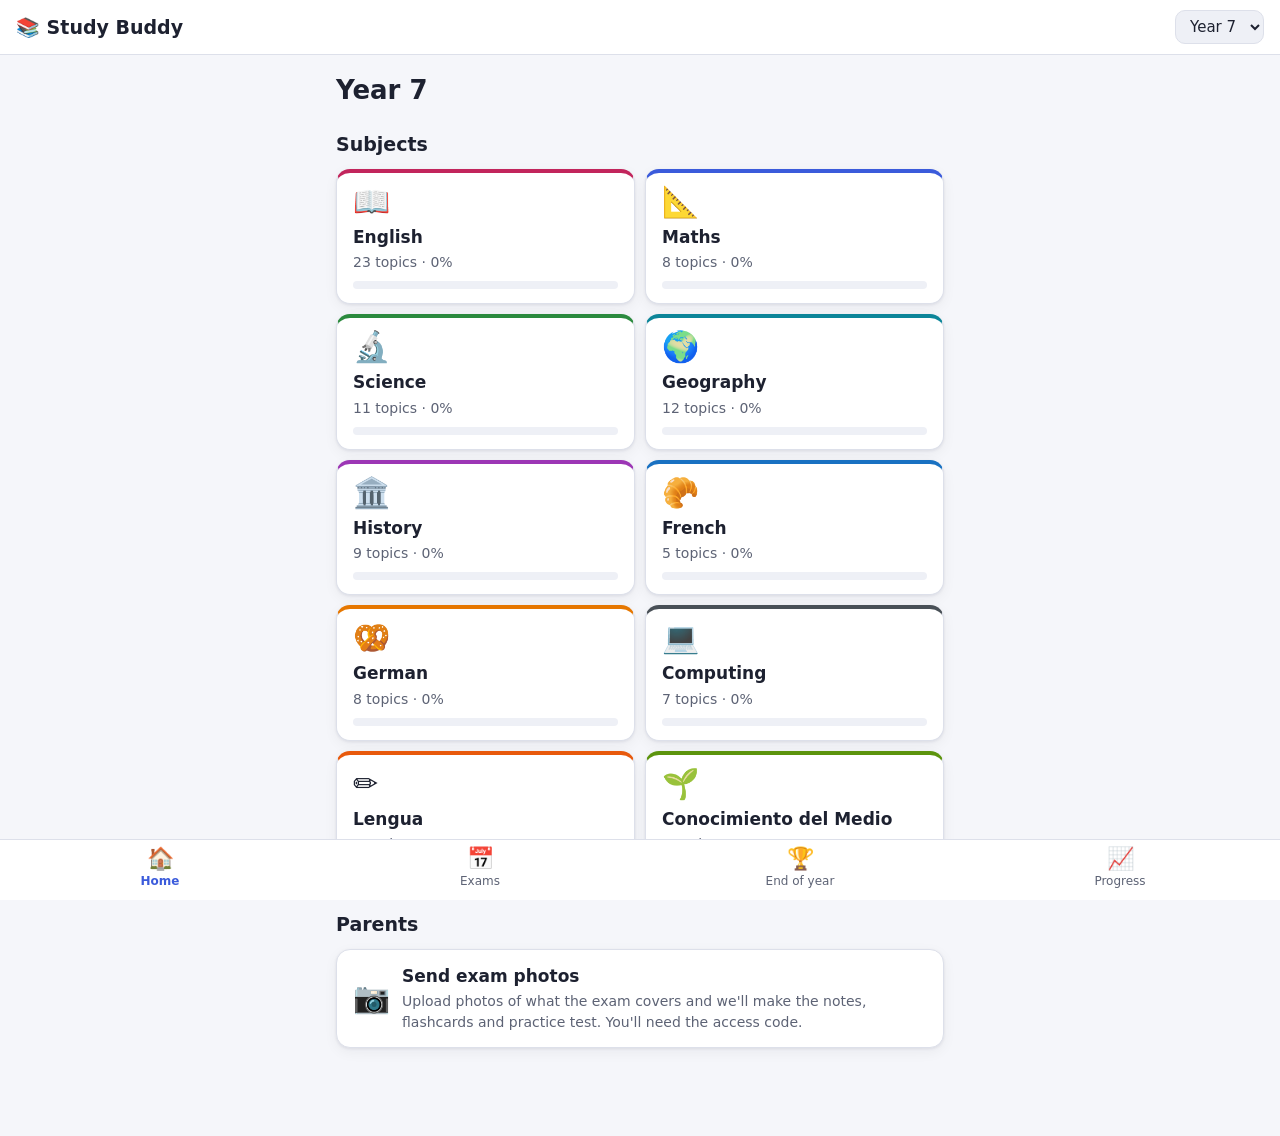
<file: index.html>
<!doctype html>
<html lang="en">
<head>
  <meta charset="utf-8">
  <meta name="viewport" content="width=device-width, initial-scale=1, viewport-fit=cover">
  <title>Study Buddy</title>
  <meta name="description" content="Exam revision by year group and subject: summaries, flashcards and quizzes.">
  <meta name="theme-color" content="#3b5bdb">
  <link rel="manifest" href="manifest.json">
  <link rel="icon" href="icono.svg" type="image/svg+xml">
  <link rel="apple-touch-icon" href="icono.svg">
  <meta name="apple-mobile-web-app-capable" content="yes">
  <link rel="stylesheet" href="css/estilos.css?v=12">
</head>
<body>
  <header class="cabecera">
    <a href="#/" class="marca">📚 Study Buddy</a>
    <select id="selector-curso" aria-label="Year group"></select>
  </header>

  <main id="app" class="contenido">
    <p class="cargando">Loading…</p>
  </main>

  <p id="visitas" class="visitas" aria-live="polite"></p>

  <nav class="barra-inferior" aria-label="Main navigation">
    <a href="#/" data-nav="inicio"><span aria-hidden="true">🏠</span>Home</a>
    <a href="#/examenes" data-nav="examenes"><span aria-hidden="true">📅</span>Exams</a>
    <a href="#/finales" data-nav="finales"><span aria-hidden="true">🏆</span>End of year</a>
    <a href="#/progreso" data-nav="progreso"><span aria-hidden="true">📈</span>Progress</a>
  </nav>

  <script src="js/app.js?v=12"></script>
</body>
</html>
</file>
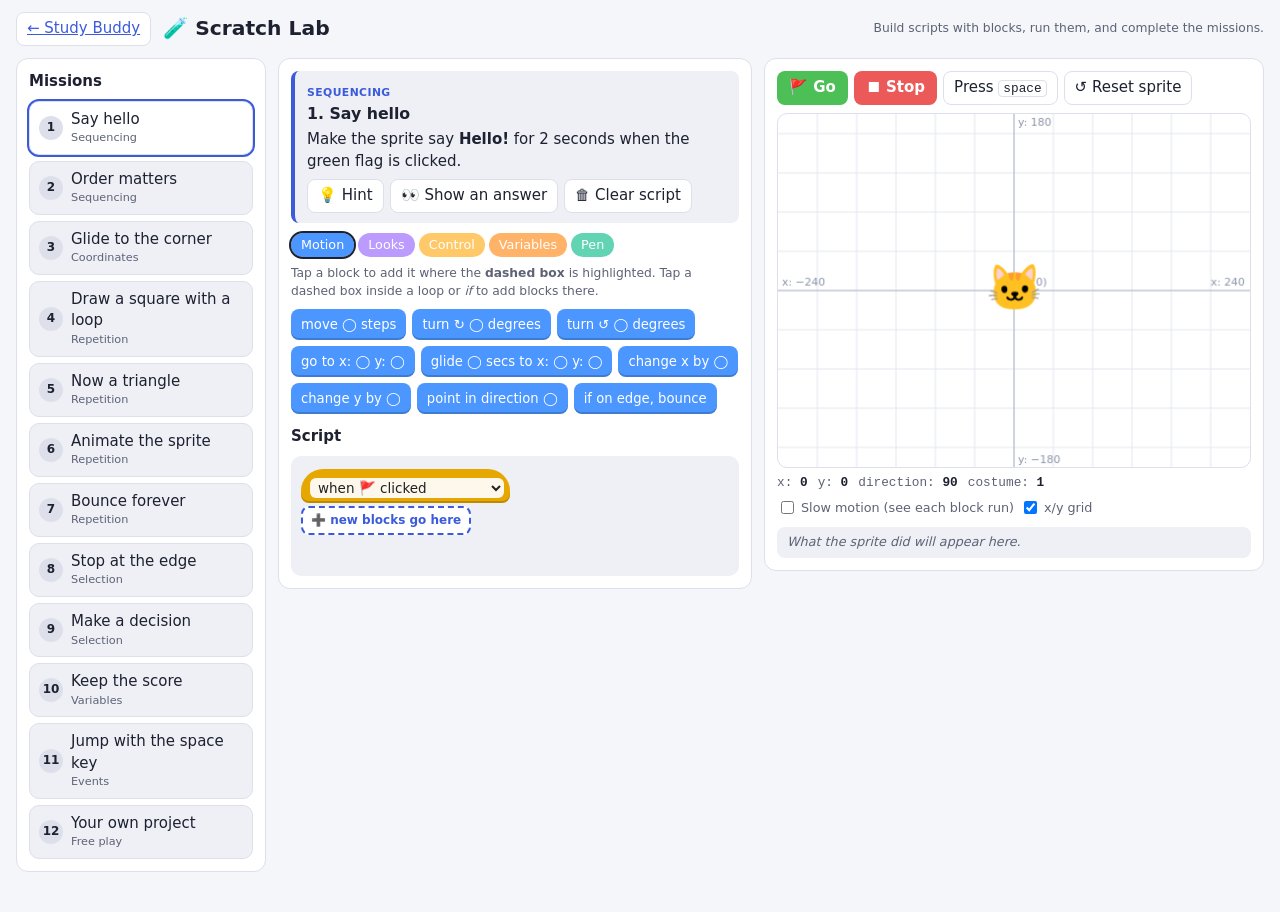
<file: lab/scratch.html>
<!doctype html>
<html lang="en-GB">
<head>
<meta charset="utf-8">
<meta name="viewport" content="width=device-width, initial-scale=1">
<title>Scratch Lab · Study Buddy</title>
<link rel="icon" href="../icono.svg">
<style>
:root{
  --fondo:#f5f6fa; --sup:#fff; --sup2:#eef0f6; --texto:#1d2130; --suave:#5d6375; --borde:#dde0ea;
  --acento:#3b5bdb; --ok:#2b8a3e; --okf:#e6f4ea; --err:#c92a2a; --errf:#fdecec;
  --motion:#4c97ff; --looks:#9966ff; --events:#e6a800; --control:#ffab19; --sensing:#5cb1d6;
  --vars:#ff8c1a; --pen:#0fbd8c; --hl:#ffe066; --radio:12px; --stage:#ffffff; --grid:#e3e7ef;
}
@media (prefers-color-scheme: dark){:root:not([data-theme="light"]){
  --fondo:#12141c; --sup:#1c1f2b; --sup2:#262a38; --texto:#e8eaf2; --suave:#9aa0b4; --borde:#2f3445;
  --acento:#748ffc; --ok:#69db7c; --okf:#1d3324; --err:#ff8787; --errf:#3a1f22; --stage:#f8f9fc; --grid:#dfe3ec;
}}
:root[data-theme="dark"]{
  --fondo:#12141c; --sup:#1c1f2b; --sup2:#262a38; --texto:#e8eaf2; --suave:#9aa0b4; --borde:#2f3445;
  --acento:#748ffc; --ok:#69db7c; --okf:#1d3324; --err:#ff8787; --errf:#3a1f22; --stage:#f8f9fc; --grid:#dfe3ec;
}
*{box-sizing:border-box}
html,body{margin:0;background:var(--fondo);color:var(--texto);font:15px/1.45 system-ui,-apple-system,"Segoe UI",sans-serif}
body{padding:12px 16px 40px}
a{color:var(--acento)}
button,input,select{font:inherit;color:inherit}
header{max-width:1280px;margin:0 auto 12px;display:flex;align-items:center;gap:12px;flex-wrap:wrap}
header h1{font-size:1.35rem;margin:0;flex:1}
.app{max-width:1280px;margin:0 auto;display:grid;grid-template-columns:250px minmax(0,1fr) minmax(0,500px);gap:12px;align-items:start}
@media (max-width:1100px){.app{grid-template-columns:minmax(0,1fr) minmax(0,1fr)}.misiones{grid-column:1/-1}}
@media (max-width:720px){.app{grid-template-columns:minmax(0,1fr)}}
.panel{background:var(--sup);border:1px solid var(--borde);border-radius:var(--radio);padding:12px;min-width:0}
.panel h2{font-size:1rem;margin:0 0 8px}
.misiones ol{list-style:none;margin:0;padding:0;display:grid;gap:6px}
@media (max-width:1100px){.misiones ol{grid-template-columns:repeat(auto-fill,minmax(200px,1fr))}}
.mision{width:100%;text-align:left;border:1px solid var(--borde);background:var(--sup2);border-radius:10px;padding:7px 9px;cursor:pointer;display:flex;gap:8px;align-items:center}
.mision.activa{outline:2px solid var(--acento);background:var(--sup)}
.mision .n{flex:none;width:24px;height:24px;border-radius:50%;display:grid;place-items:center;background:var(--borde);font-size:.8rem;font-weight:700}
.mision.hecha .n{background:var(--ok);color:#fff}
.mision small{display:block;color:var(--suave);font-size:.75rem}
.ficha{border-left:4px solid var(--acento);background:var(--sup2);border-radius:8px;padding:10px 12px;margin-bottom:10px}
.ficha h3{margin:0 0 4px;font-size:1.05rem}
.ficha .tag{display:inline-block;font-size:.72rem;font-weight:700;text-transform:uppercase;letter-spacing:.04em;color:var(--acento)}
.ficha p{margin:4px 0}
.ficha .botones{display:flex;gap:6px;flex-wrap:wrap;margin-top:6px}
.btn{border:1px solid var(--borde);background:var(--sup);border-radius:8px;padding:5px 10px;cursor:pointer}
.btn:hover{border-color:var(--acento)}
.btn.prim{background:var(--acento);color:#fff;border-color:var(--acento)}
.estado{border-radius:8px;padding:8px 10px;margin-top:8px;font-weight:600}
.estado.ok{background:var(--okf);color:var(--ok)}
.estado.no{background:var(--errf);color:var(--err)}
.pista{color:var(--suave);font-size:.9rem;margin-top:6px}
.cats{display:flex;gap:4px;flex-wrap:wrap;margin-bottom:8px}
.cat{border:none;border-radius:999px;padding:3px 10px;color:#fff;cursor:pointer;font-size:.85rem;opacity:.65}
.cat.activa{opacity:1;outline:2px solid var(--texto)}
.paleta{display:flex;flex-wrap:wrap;gap:6px;margin-bottom:12px;min-height:40px}
.pb{border:none;border-radius:8px;padding:6px 10px;color:#fff;cursor:pointer;font-size:.88rem;text-align:left;box-shadow:inset 0 -2px 0 rgba(0,0,0,.18)}
.pb:active{transform:translateY(1px)}
.ayuda{font-size:.82rem;color:var(--suave);margin:0 0 8px}
.script{background:var(--sup2);border-radius:10px;padding:10px;min-height:120px;overflow-x:auto}
.blq{display:flex;align-items:center;gap:5px;flex-wrap:wrap;color:#fff;border-radius:8px;padding:5px 6px 5px 9px;margin:3px 0;font-size:.9rem;box-shadow:inset 0 -2px 0 rgba(0,0,0,.18);width:max-content;max-width:100%}
.blq input{width:56px;border:none;border-radius:999px;padding:1px 8px;background:#fff;color:#222;text-align:center}
.blq input.txt{width:96px}
.blq select{border:none;border-radius:6px;padding:1px 4px;background:rgba(255,255,255,.92);color:#222}
.blq .ops{display:flex;gap:2px;margin-left:4px}
.blq .ops button{border:none;background:rgba(0,0,0,.2);color:#fff;border-radius:5px;width:24px;height:24px;cursor:pointer;font-size:.8rem;padding:0}
.blq.corriendo{outline:3px solid var(--hl);outline-offset:1px}
.hat{border-top-left-radius:22px;border-top-right-radius:22px;padding-top:9px}
.c{display:block;width:max-content;max-width:100%;border-radius:8px;margin:3px 0;box-shadow:inset 0 -2px 0 rgba(0,0,0,.18)}
.c>.blq{box-shadow:none;margin:0}
.c .dentro{margin-left:18px;padding:4px 6px 4px 6px;background:var(--sup2);border-radius:0 8px 8px 0;min-height:30px}
.c .pie{height:14px;border-radius:0 0 8px 8px}
.c .etq{color:#fff;font-size:.85rem;padding:2px 9px}
.hueco{border:2px dashed var(--borde);border-radius:8px;padding:4px 8px;font-size:.8rem;color:var(--suave);cursor:pointer;margin:3px 0;width:max-content}
.hueco.activo{border-color:var(--acento);color:var(--acento);background:var(--sup);font-weight:600}
.stagebar{display:flex;gap:6px;align-items:center;margin-bottom:8px;flex-wrap:wrap}
.flag{background:#4cbf56;color:#fff;border:none;border-radius:8px;padding:6px 12px;cursor:pointer;font-weight:700}
.stop{background:#ec5959;color:#fff;border:none;border-radius:8px;padding:6px 12px;cursor:pointer;font-weight:700}
canvas{width:100%;height:auto;aspect-ratio:4/3;display:block;border-radius:10px;border:1px solid var(--borde);background:var(--stage);touch-action:manipulation}
.info{display:flex;gap:10px;flex-wrap:wrap;font-family:ui-monospace,Menlo,Consolas,monospace;font-size:.85rem;margin-top:6px;color:var(--suave)}
.info b{color:var(--texto)}
label.chk{display:inline-flex;gap:4px;align-items:center;font-size:.85rem;color:var(--suave)}
.rastro{margin-top:10px;max-height:190px;overflow:auto;font-size:.85rem;background:var(--sup2);border-radius:8px;padding:6px 10px}
.rastro ol{margin:0;padding-left:22px}
.rastro li{margin:1px 0}
.vacio{color:var(--suave);font-style:italic}
kbd{border:1px solid var(--borde);border-radius:4px;padding:0 4px;background:var(--sup);font-size:.85em}
</style>
</head>
<body>
<header>
  <a class="btn" href="../#/examenes/computing-scratch">← Study Buddy</a>
  <h1>🧪 Scratch Lab</h1>
  <span class="ayuda" style="margin:0">Build scripts with blocks, run them, and complete the missions.</span>
</header>

<div class="app">
  <section class="panel misiones" aria-label="Missions">
    <h2>Missions</h2>
    <ol id="lista"></ol>
  </section>

  <section class="panel" aria-label="Code">
    <div id="ficha"></div>
    <div class="cats" id="cats"></div>
    <p class="ayuda">Tap a block to add it where the <b>dashed box</b> is highlighted. Tap a dashed box inside a loop or <i>if</i> to add blocks there.</p>
    <div class="paleta" id="paleta"></div>
    <h2>Script</h2>
    <div class="script" id="script"></div>
  </section>

  <section class="panel" aria-label="Stage">
    <div class="stagebar">
      <button class="flag" id="bFlag" title="Green flag">🚩 Go</button>
      <button class="stop" id="bStop" title="Stop">⏹ Stop</button>
      <button class="btn" id="bEspacio" title="Press the space key">Press <kbd>space</kbd></button>
      <button class="btn" id="bReset">↺ Reset sprite</button>
    </div>
    <canvas id="lienzo" width="480" height="360" aria-label="Stage"></canvas>
    <div class="info">
      <span>x: <b id="ix">0</b></span><span>y: <b id="iy">0</b></span>
      <span>direction: <b id="idir">90</b></span><span>costume: <b id="icos">1</b></span>
    </div>
    <div class="stagebar" style="margin-top:6px">
      <label class="chk"><input type="checkbox" id="cLento"> Slow motion (see each block run)</label>
      <label class="chk"><input type="checkbox" id="cGrid" checked> x/y grid</label>
    </div>
    <div class="rastro" id="rastro"><span class="vacio">What the sprite did will appear here.</span></div>
  </section>
</div>

<script>
'use strict';
// ---------- Block definitions ----------
const COL = {motion:'var(--motion)', looks:'var(--looks)', events:'var(--events)', control:'var(--control)', sensing:'var(--sensing)', vars:'var(--vars)', pen:'var(--pen)'};
const CATS = [['motion','Motion'],['looks','Looks'],['control','Control'],['vars','Variables'],['pen','Pen']];
const CONDS = {edge:'touching edge?', space:'key space pressed?', score:'score > 5?', right:'x position > 100?'};
const HATS = {flag:'when 🚩 clicked', space:'when space key pressed', click:'when this sprite clicked'};
// t: template, a: default args, c: C-block kind
const DEF = {
  move:{cat:'motion', t:'move {n} steps', a:{n:10}},
  right:{cat:'motion', t:'turn ↻ {n} degrees', a:{n:15}},
  left:{cat:'motion', t:'turn ↺ {n} degrees', a:{n:15}},
  goto:{cat:'motion', t:'go to x: {x} y: {y}', a:{x:0,y:0}},
  glide:{cat:'motion', t:'glide {s} secs to x: {x} y: {y}', a:{s:1,x:100,y:100}},
  chx:{cat:'motion', t:'change x by {n}', a:{n:10}},
  chy:{cat:'motion', t:'change y by {n}', a:{n:10}},
  point:{cat:'motion', t:'point in direction {n}', a:{n:90}},
  bounce:{cat:'motion', t:'if on edge, bounce', a:{}},
  sayfor:{cat:'looks', t:'say {txt} for {s} seconds', a:{txt:'Hello!', s:2}},
  say:{cat:'looks', t:'say {txt}', a:{txt:'Hello!'}},
  think:{cat:'looks', t:'think {txt}', a:{txt:'Hmm…'}},
  next:{cat:'looks', t:'next costume', a:{}},
  size:{cat:'looks', t:'change size by {n}', a:{n:10}},
  show:{cat:'looks', t:'show', a:{}},
  hide:{cat:'looks', t:'hide', a:{}},
  wait:{cat:'control', t:'wait {s} seconds', a:{s:1}},
  repeat:{cat:'control', t:'repeat {n}', a:{n:10}, c:1},
  forever:{cat:'control', t:'forever', a:{}, c:1},
  if:{cat:'control', t:'if {cond} then', a:{cond:'edge'}, c:1},
  ifelse:{cat:'control', t:'if {cond} then', a:{cond:'edge'}, c:2},
  until:{cat:'control', t:'repeat until {cond}', a:{cond:'edge'}, c:1},
  stop:{cat:'control', t:'stop all', a:{}},
  setv:{cat:'vars', t:'set score to {n}', a:{n:0}},
  chv:{cat:'vars', t:'change score by {n}', a:{n:1}},
  pendown:{cat:'pen', t:'pen down', a:{}},
  penup:{cat:'pen', t:'pen up', a:{}},
  clear:{cat:'pen', t:'erase all', a:{}},
};
const nuevo = op => ({op, a:{...DEF[op].a}, ...(DEF[op].c ? {body:[]} : {}), ...(DEF[op].c === 2 ? {els:[]} : {})});
const B = (op, a = {}, body, els) => { const b = nuevo(op); Object.assign(b.a, a); if (body) b.body = body; if (els) b.els = els; return b; };

// ---------- Missions ----------
// Each check(r) receives the run record and returns true when the mission is complete.
const MISIONES = [
  {id:'hello', tag:'Sequencing', titulo:'Say hello', texto:'Make the sprite say <b>Hello!</b> for 2 seconds when the green flag is clicked.',
   pista:'Use the purple Looks block <i>say Hello! for 2 seconds</i>, then press 🚩 Go.',
   check:r => r.hat === 'flag' && r.dijo.some(t => /hello/i.test(t)),
   sol:{hat:'flag', s:[B('sayfor')]}},
  {id:'order', tag:'Sequencing', titulo:'Order matters', texto:'Make the sprite <b>move 100 steps</b> and <b>then</b> say <b>I moved!</b> The order of the blocks matters.',
   pista:'Put <i>move 100 steps</i> first and <i>say … for 2 seconds</i> under it. Try swapping them to see the difference.',
   check:r => r.hat === 'flag' && r.movio100 && r.dijoTras100,
   sol:{hat:'flag', s:[B('goto',{x:0,y:0}), B('move',{n:100}), B('sayfor',{txt:'I moved!'})]}},
  {id:'glide', tag:'Coordinates', titulo:'Glide to the corner', texto:'Start at the centre (<b>x: 0, y: 0</b>) and <b>glide</b> to the top-right area: <b>x: 150, y: 100</b>.',
   pista:'Remember: bigger x = further right, bigger y = further up. Use <i>go to x: 0 y: 0</i> and then <i>glide 1 secs to x: 150 y: 100</i>.',
   check:r => r.usados.has('glide') && Math.abs(r.fin.x - 150) < 1 && Math.abs(r.fin.y - 100) < 1,
   sol:{hat:'flag', s:[B('goto'), B('glide',{s:1,x:150,y:100})]}},
  {id:'square', tag:'Repetition', titulo:'Draw a square with a loop', texto:'Use <b>pen down</b> and a <b>repeat</b> loop to draw a <b>square</b> with sides of 100 steps.',
   pista:'A square has 4 equal sides and 4 turns of 90°: <i>repeat 4 { move 100 steps, turn 90 degrees }</i>.',
   check:r => r.usados.has('repeat') && r.lineas.length >= 4 && r.forma === 4,
   sol:{hat:'flag', s:[B('clear'), B('goto',{x:-50,y:-50}), B('point',{n:90}), B('pendown'), B('repeat',{n:4},[B('move',{n:100}), B('left',{n:90})]), B('penup')]}},
  {id:'triangle', tag:'Repetition', titulo:'Now a triangle', texto:'Draw an <b>equilateral triangle</b> with a loop. How many times must it repeat? How many degrees must it turn?',
   pista:'3 sides, and the turns must add up to 360°: 360 ÷ 3 = 120.',
   check:r => r.usados.has('repeat') && r.forma === 3,
   sol:{hat:'flag', s:[B('clear'), B('goto',{x:-50,y:-50}), B('point',{n:90}), B('pendown'), B('repeat',{n:3},[B('move',{n:100}), B('left',{n:120})]), B('penup')]}},
  {id:'animate', tag:'Repetition', titulo:'Animate the sprite', texto:'Make the sprite look as if it is <b>walking</b>: change costume and move, again and again.',
   pista:'Inside <i>repeat 10</i> (or <i>forever</i>): <i>move 10 steps</i>, <i>next costume</i>, <i>wait 0.2 seconds</i>.',
   check:r => r.cambiosDisfraz >= 4 && r.usados.has('wait') && (r.usados.has('repeat') || r.usados.has('forever')),
   sol:{hat:'flag', s:[B('goto',{x:-150,y:0}), B('repeat',{n:10},[B('move',{n:20}), B('next'), B('wait',{s:0.2})])]}},
  {id:'bounce', tag:'Repetition', titulo:'Bounce forever', texto:'Make the sprite move across the stage <b>forever</b> and turn round when it reaches the <b>edge</b>.',
   pista:'<i>forever { move 10 steps, if on edge, bounce }</i>. Click ⏹ Stop to end it.',
   check:r => r.usados.has('forever') && r.rebotes >= 2,
   sol:{hat:'flag', s:[B('goto'), B('point',{n:90}), B('forever',{},[B('move',{n:10}), B('bounce')])]}},
  {id:'until', tag:'Selection', titulo:'Stop at the edge', texto:'Use <b>repeat until touching edge?</b> to move the sprite until it reaches the edge. Then make it say <b>Edge!</b>',
   pista:'<i>repeat until touching edge? { move 10 steps }</i>, then <i>say Edge! for 2 seconds</i> underneath (outside the loop).',
   check:r => r.usados.has('until') && r.dijo.some(t => /edge/i.test(t)) && r.tocoBorde,
   sol:{hat:'flag', s:[B('goto'), B('point',{n:90}), B('until',{cond:'edge'},[B('move',{n:10})]), B('sayfor',{txt:'Edge!'})]}},
  {id:'ifelse', tag:'Selection', titulo:'Make a decision', texto:'Move the sprite to <b>x: 150</b>. Then use <b>if … then … else</b>: if <b>x position > 100</b> say <b>Right side!</b>, else say <b>Left side!</b>',
   pista:'Choose the condition <i>x position > 100?</i> in the if block. Then try it with x: −150 to see the else part run.',
   check:r => r.usados.has('ifelse') && r.condiciones.some(c => c.cond === 'right') && r.dijo.some(t => /right side|left side/i.test(t)),
   sol:{hat:'flag', s:[B('goto',{x:150,y:0}), B('ifelse',{cond:'right'},[B('sayfor',{txt:'Right side!'})],[B('sayfor',{txt:'Left side!'})])]}},
  {id:'score', tag:'Variables', titulo:'Keep the score', texto:'Set <b>score</b> to 0, then use a loop to add 1 to the score <b>6 times</b>. The score should end on <b>6</b>.',
   pista:'<i>set score to 0</i> first, then <i>repeat 6 { change score by 1, wait 0.3 seconds }</i>.',
   check:r => r.usados.has('setv') && r.score === 6,
   sol:{hat:'flag', s:[B('setv',{n:0}), B('repeat',{n:6},[B('chv',{n:1}), B('wait',{s:0.3})])]}},
  {id:'key', tag:'Events', titulo:'Jump with the space key', texto:'Change the hat block to <b>when space key pressed</b>. Make the sprite jump: up 50 and back down. Then press <kbd>space</kbd>.',
   pista:'Choose <i>when space key pressed</i> in the yellow hat block. Then: <i>change y by 50</i>, <i>wait 0.3 seconds</i>, <i>change y by −50</i>.',
   check:r => r.hat === 'space' && r.porTecla && r.usados.has('chy'),
   sol:{hat:'space', s:[B('chy',{n:50}), B('wait',{s:0.3}), B('chy',{n:-50})]}},
  {id:'free', tag:'Free play', titulo:'Your own project', texto:'Build anything you like! Ideas: draw a hexagon, make the sprite dance, or count to 10 with the score.',
   pista:'Hexagon: repeat 6, turn 60 degrees. Every shape: the turns add up to 360°.',
   check:() => false, sol:null},
];

// ---------- State ----------
let guardado = {};
try { guardado = JSON.parse(localStorage.getItem('scratchLab') || '{}'); } catch (e) {}
const hechas = new Set(guardado.hechas || []);
let misionI = Math.min(guardado.mision || 0, MISIONES.length - 1);
let scripts = guardado.scripts || {};   // per mission: {hat, s}
let cat = 'motion';
let destino = null;   // array where palette blocks are added
const guardar = () => { try { localStorage.setItem('scratchLab', JSON.stringify({hechas:[...hechas], mision:misionI, scripts})); } catch (e) {} };
const actual = () => { const id = MISIONES[misionI].id; if (!scripts[id]) scripts[id] = {hat:'flag', s:[]}; return scripts[id]; };

// ---------- UI: missions ----------
const $ = id => document.getElementById(id);
function pintaLista() {
  $('lista').innerHTML = MISIONES.map((m, i) => `<li><button class="mision ${i === misionI ? 'activa' : ''} ${hechas.has(m.id) ? 'hecha' : ''}" data-i="${i}">
    <span class="n">${hechas.has(m.id) ? '✓' : i + 1}</span><span>${m.titulo}<small>${m.tag}</small></span></button></li>`).join('');
}
$('lista').addEventListener('click', e => { const b = e.target.closest('.mision'); if (!b) return; parar(); misionI = +b.dataset.i; destino = null; guardar(); todo(); resetSprite(true); });
function pintaFicha(estado) {
  const m = MISIONES[misionI];
  $('ficha').innerHTML = `<div class="ficha"><span class="tag">${m.tag}</span><h3>${misionI + 1}. ${m.titulo}</h3><p>${m.texto}</p>
    <div class="botones"><button class="btn" id="bPista">💡 Hint</button>${m.sol ? '<button class="btn" id="bSol">👀 Show an answer</button>' : ''}<button class="btn" id="bBorrar">🗑 Clear script</button></div>
    <div class="pista" id="pista" hidden>${m.pista}</div>
    ${estado ? `<div class="estado ${estado.ok ? 'ok' : 'no'}">${estado.msg}</div>` : hechas.has(m.id) ? '<div class="estado ok">✓ Mission complete!</div>' : ''}</div>`;
  $('bPista').onclick = () => { $('pista').hidden = !$('pista').hidden; };
  if (m.sol) $('bSol').onclick = () => { if (actual().s.length && !confirm('Replace your script with an answer?')) return; scripts[m.id] = JSON.parse(JSON.stringify(m.sol)); destino = null; guardar(); pintaScript(); };
  $('bBorrar').onclick = () => { if (!actual().s.length || confirm('Clear the whole script?')) { actual().s = []; destino = null; guardar(); pintaScript(); } };
}

// ---------- UI: palette ----------
function pintaCats() {
  $('cats').innerHTML = CATS.map(([k, n]) => `<button class="cat ${k === cat ? 'activa' : ''}" style="background:${COL[k]}" data-k="${k}">${n}</button>`).join('');
  $('paleta').innerHTML = Object.entries(DEF).filter(([, d]) => d.cat === cat).map(([op, d]) =>
    `<button class="pb" style="background:${COL[d.cat]}" data-op="${op}">${d.t.replace(/\{(\w+)\}/g, (_, k) => k === 'cond' ? '⬡' : '◯')}${d.c ? ' { }' : ''}</button>`).join('');
}
$('cats').addEventListener('click', e => { const b = e.target.closest('.cat'); if (b) { cat = b.dataset.k; pintaCats(); } });
$('paleta').addEventListener('click', e => {
  const b = e.target.closest('.pb'); if (!b) return;
  const lista = destino || actual().s;
  lista.push(nuevo(b.dataset.op)); guardar(); pintaScript();
});

// ---------- UI: script ----------
let mapa = [];   // path -> block, used to highlight running blocks
function campo(b, k) {
  if (k === 'cond') return `<select data-k="cond">${Object.entries(CONDS).map(([v, t]) => `<option value="${v}" ${b.a.cond === v ? 'selected' : ''}>${t}</option>`).join('')}</select>`;
  const txt = k === 'txt';
  return `<input class="${txt ? 'txt' : ''}" data-k="${k}" ${txt ? '' : 'inputmode="decimal"'} value="${String(b.a[k]).replace(/"/g, '&quot;')}">`;
}
function htmlBloque(b, lista, i) {
  const d = DEF[b.op], id = mapa.push({b, lista, i}) - 1;
  const cuerpo = d.t.replace(/\{(\w+)\}/g, (_, k) => campo(b, k));
  const ops = `<span class="ops"><button data-acc="up" title="Move up">↑</button><button data-acc="down" title="Move down">↓</button><button data-acc="del" title="Delete">✕</button></span>`;
  const linea = `<div class="blq" data-id="${id}" style="background:${COL[d.cat]}">${cuerpo}${ops}</div>`;
  if (!d.c) return linea;
  return `<div class="c" style="background:${COL[d.cat]}">${linea}
    <div class="dentro">${htmlLista(b.body)}</div>
    ${d.c === 2 ? `<div class="etq">else</div><div class="dentro">${htmlLista(b.els)}</div>` : ''}
    <div class="pie"></div></div>`;
}
function htmlLista(lista) {
  const id = mapa.push({lista, hueco:true}) - 1;
  return lista.map((b, i) => htmlBloque(b, lista, i)).join('') +
    `<div class="hueco ${destino === lista ? 'activo' : ''}" data-hueco="${id}">${destino === lista ? '➕ new blocks go here' : '＋ add here'}</div>`;
}
function pintaScript() {
  mapa = [];
  const sc = actual();
  if (!destino) destino = sc.s;
  $('script').innerHTML = `<div class="blq hat" style="background:${COL.events}"><select id="selHat">${Object.entries(HATS).map(([v, t]) => `<option value="${v}" ${sc.hat === v ? 'selected' : ''}>${t}</option>`).join('')}</select></div>` + htmlLista(sc.s);
  $('selHat').onchange = e => { sc.hat = e.target.value; guardar(); };
}
$('script').addEventListener('click', e => {
  const h = e.target.closest('.hueco');
  if (h) { destino = mapa[+h.dataset.hueco].lista; pintaScript(); return; }
  const acc = e.target.dataset?.acc; if (!acc) return;
  const {lista, i} = mapa[+e.target.closest('.blq').dataset.id];
  if (acc === 'del') { const [q] = lista.splice(i, 1); if (contiene(q, destino)) destino = null; }
  if (acc === 'up' && i > 0) [lista[i - 1], lista[i]] = [lista[i], lista[i - 1]];
  if (acc === 'down' && i < lista.length - 1) [lista[i + 1], lista[i]] = [lista[i], lista[i + 1]];
  guardar(); pintaScript();
});
const contiene = (b, lista) => !!b && (b.body === lista || b.els === lista || [...(b.body || []), ...(b.els || [])].some(x => contiene(x, lista)));
$('script').addEventListener('input', e => {
  const k = e.target.dataset.k; if (!k) return;
  const {b} = mapa[+e.target.closest('.blq').dataset.id];
  b.a[k] = k === 'txt' || k === 'cond' ? e.target.value : e.target.value;
  guardar();
});

// ---------- Stage ----------
const cv = $('lienzo'), g = cv.getContext('2d');
const DISFRACES = ['🐱', '😺'];
let spr, lineas, score, usaScore, bocadillo;
function resetSprite(borrar) {
  spr = {x:0, y:0, dir:90, size:100, cos:0, visible:true, pen:false};
  if (borrar || !lineas) lineas = [];
  score = 0; usaScore = false; bocadillo = null; dibuja();
}
function dibuja() {
  const W = 480, H = 360;
  g.clearRect(0, 0, W, H);
  if ($('cGrid').checked) {
    g.strokeStyle = getComputedStyle(document.documentElement).getPropertyValue('--grid'); g.lineWidth = 1;
    for (let x = -200; x <= 200; x += 40) { g.beginPath(); g.moveTo(240 + x, 0); g.lineTo(240 + x, H); g.stroke(); }
    for (let y = -160; y <= 160; y += 40) { g.beginPath(); g.moveTo(0, 180 - y); g.lineTo(W, 180 - y); g.stroke(); }
    g.strokeStyle = '#aab2c4'; g.beginPath(); g.moveTo(240, 0); g.lineTo(240, H); g.moveTo(0, 180); g.lineTo(W, 180); g.stroke();
    g.fillStyle = '#8a93a8'; g.font = '11px system-ui';
    g.fillText('x: 240', W - 40, 175); g.fillText('x: −240', 4, 175); g.fillText('y: 180', 244, 12); g.fillText('y: −180', 244, H - 4); g.fillText('(0, 0)', 244, 175);
  }
  g.strokeStyle = '#0fbd8c'; g.lineWidth = 3; g.lineCap = 'round';
  for (const [a, b] of lineas) { g.beginPath(); g.moveTo(240 + a.x, 180 - a.y); g.lineTo(240 + b.x, 180 - b.y); g.stroke(); }
  if (spr.visible) {
    g.save(); g.translate(240 + spr.x, 180 - spr.y); g.rotate((spr.dir - 90) * Math.PI / 180);
    const tam = 46 * spr.size / 100; g.font = `${tam}px "Segoe UI Emoji","Apple Color Emoji",sans-serif`;
    g.textAlign = 'center'; g.textBaseline = 'middle'; g.fillText(DISFRACES[spr.cos], 0, 0);
    g.restore();
  }
  if (bocadillo && spr.visible) {
    g.font = '15px system-ui'; const w = Math.min(220, g.measureText(bocadillo.t).width + 20);
    let bx = Math.min(240 + spr.x + 18, 480 - w - 4), by = Math.max(4, 180 - spr.y - 70);
    g.fillStyle = '#fff'; g.strokeStyle = '#b8bfcc'; g.lineWidth = 2;
    g.beginPath(); g.roundRect(bx, by, w, 34, bocadillo.piensa ? 17 : 10); g.fill(); g.stroke();
    g.fillStyle = '#222'; g.textAlign = 'left'; g.textBaseline = 'middle'; g.fillText(bocadillo.t, bx + 10, by + 17, w - 16);
  }
  if (usaScore) { g.fillStyle = '#ff8c1a'; g.beginPath(); g.roundRect(6, 6, 96, 26, 6); g.fill(); g.fillStyle = '#fff'; g.font = 'bold 14px system-ui'; g.textAlign = 'left'; g.textBaseline = 'middle'; g.fillText('score: ' + score, 14, 19); }
  $('ix').textContent = Math.round(spr.x); $('iy').textContent = Math.round(spr.y); $('idir').textContent = Math.round(spr.dir); $('icos').textContent = spr.cos + 1;
}
$('cGrid').onchange = dibuja;
const radio = () => 20 * spr.size / 100;
const tocaBorde = () => Math.abs(spr.x) + radio() >= 240 || Math.abs(spr.y) + radio() >= 180;
const norm = d => { d = ((d + 180) % 360 + 360) % 360 - 180; return d === -180 ? 180 : d; };

// ---------- Interpreter ----------
let corrida = 0, teclas = new Set();
let reg;
const espera = ms => new Promise(r => setTimeout(r, ms));
function rastro(t) { reg.rastro.push(t); }
function pintaRastro() {
  $('rastro').innerHTML = reg.rastro.length ? `<ol>${reg.rastro.slice(-60).map(t => `<li>${t}</li>`).join('')}</ol>` : '<span class="vacio">Nothing ran. Did you add blocks under the hat block?</span>';
  $('rastro').scrollTop = 1e6;
}
function marca(b, on) { const i = mapa.findIndex(m => m.b === b); if (i >= 0) document.querySelector(`.blq[data-id="${i}"]`)?.classList.toggle('corriendo', on); }
const num = v => { const n = parseFloat(String(v).replace(',', '.').replace('−', '-')); return isNaN(n) ? 0 : n; };
function evalCond(c) {
  const v = c === 'edge' ? tocaBorde() : c === 'space' ? teclas.has(' ') : c === 'score' ? score > 5 : spr.x > 100;
  reg.condiciones.push({cond:c, v});
  rastro(`checked <i>${CONDS[c]}</i> → <b>${v}</b>`);
  return v;
}
async function paso(id, iter) {
  if (id !== corrida) throw 'stop';
  const ms = $('cLento').checked ? 450 : iter ? 33 : 0;
  if (!ms) return;
  pintaRastro(); dibuja();
  await espera(ms);
  if (id !== corrida) throw 'stop';
}
function linea(a, b) { if (spr.pen) lineas.push([{...a}, {...b}]); }
async function ejecutaLista(lista, id) { for (const b of lista) await ejecuta(b, id); }
async function ejecuta(b, id) {
  if (id !== corrida) throw 'stop';
  reg.usados.add(b.op); marca(b, true);
  const a = b.a, ini = {x:spr.x, y:spr.y};
  try {
    switch (b.op) {
      case 'move': { const n = num(a.n), r = spr.dir * Math.PI / 180; spr.x += n * Math.sin(r); spr.y += n * Math.cos(r); linea(ini, spr); if (Math.abs(n) >= 100) reg.movio100 = true; rastro(`moved ${n} steps → x: ${Math.round(spr.x)}, y: ${Math.round(spr.y)}`); reg.eventos.push({k:'move'}); break; }
      case 'right': spr.dir = norm(spr.dir + num(a.n)); rastro(`turned right ${num(a.n)}° → direction ${Math.round(spr.dir)}`); reg.giros.push(num(a.n)); break;
      case 'left': spr.dir = norm(spr.dir - num(a.n)); rastro(`turned left ${num(a.n)}° → direction ${Math.round(spr.dir)}`); reg.giros.push(num(a.n)); break;
      case 'goto': spr.x = num(a.x); spr.y = num(a.y); linea(ini, spr); rastro(`went to x: ${spr.x}, y: ${spr.y}`); break;
      case 'chx': spr.x += num(a.n); linea(ini, spr); rastro(`changed x by ${num(a.n)} → x: ${Math.round(spr.x)}`); break;
      case 'chy': spr.y += num(a.n); linea(ini, spr); rastro(`changed y by ${num(a.n)} → y: ${Math.round(spr.y)}`); break;
      case 'point': spr.dir = norm(num(a.n)); rastro(`pointed in direction ${spr.dir}`); break;
      case 'glide': {
        const s = Math.max(0, num(a.s)), fx = num(a.x), fy = num(a.y), t0 = performance.now();
        rastro(`glided for ${s} s to x: ${fx}, y: ${fy}`);
        while (true) {
          const k = s ? Math.min(1, (performance.now() - t0) / (s * 1000)) : 1;
          const ant = {x:spr.x, y:spr.y};
          spr.x = ini.x + (fx - ini.x) * k; spr.y = ini.y + (fy - ini.y) * k; linea(ant, spr); dibuja();
          if (k >= 1) break; await espera(16); if (id !== corrida) throw 'stop';
        }
        break;
      }
      case 'bounce': {
        const r = radio(); let rebota = false;
        if (Math.abs(spr.x) + r >= 240) { spr.dir = norm(-spr.dir); spr.x = Math.sign(spr.x) * (240 - r); rebota = true; }
        if (Math.abs(spr.y) + r >= 180) { spr.dir = norm(180 - spr.dir); spr.y = Math.sign(spr.y) * (180 - r); rebota = true; }
        if (rebota) { reg.rebotes++; rastro(`touched the edge and bounced → direction ${Math.round(spr.dir)}`); }
        break;
      }
      case 'sayfor': case 'say': case 'think': {
        const t = String(a.txt ?? ''); bocadillo = {t, piensa:b.op === 'think'}; reg.dijo.push(t);
        if (reg.movio100) reg.dijoTras100 = true;
        rastro(`${b.op === 'think' ? 'thought' : 'said'} “${t}”`);
        if (b.op === 'sayfor') { pintaRastro(); dibuja(); await espera(num(a.s) * 1000); if (id !== corrida) throw 'stop'; bocadillo = null; }
        break;
      }
      case 'next': spr.cos = (spr.cos + 1) % DISFRACES.length; reg.cambiosDisfraz++; rastro(`switched to costume ${spr.cos + 1}`); break;
      case 'size': spr.size = Math.max(10, spr.size + num(a.n)); rastro(`changed size by ${num(a.n)} → ${spr.size}%`); break;
      case 'show': spr.visible = true; rastro('appeared (show)'); break;
      case 'hide': spr.visible = false; rastro('disappeared (hide)'); break;
      case 'wait': rastro(`waited ${num(a.s)} s`); pintaRastro(); dibuja(); await espera(num(a.s) * 1000); break;
      case 'repeat': { const n = Math.max(0, Math.floor(num(a.n))); rastro(`started a loop: repeat ${n}`); for (let k = 0; k < n; k++) { await ejecutaLista(b.body, id); await paso(id, true); } break; }
      case 'forever': rastro('started a forever loop (click ⏹ Stop to end it)'); while (true) { await ejecutaLista(b.body, id); comprueba(false); await paso(id, true); }
      case 'if': if (evalCond(a.cond)) await ejecutaLista(b.body, id); else rastro('condition false → skipped the blocks inside'); break;
      case 'ifelse': if (evalCond(a.cond)) await ejecutaLista(b.body, id); else { rastro('condition false → ran the <b>else</b> part'); await ejecutaLista(b.els, id); } break;
      case 'until': {
        let vueltas = 0;
        while (!evalCond(a.cond)) { await ejecutaLista(b.body, id); await paso(id, true); if (++vueltas > 2000) { rastro('stopped: the loop ran 2000 times'); break; } }
        if (a.cond === 'edge' && tocaBorde()) reg.tocoBorde = true;
        rastro('condition true → left the loop'); break;
      }
      case 'stop': rastro('stop all'); corrida++; throw 'stop';
      case 'setv': score = num(a.n); usaScore = true; rastro(`set score to ${score}`); break;
      case 'chv': score += num(a.n); usaScore = true; rastro(`changed score by ${num(a.n)} → score: ${score}`); break;
      case 'pendown': spr.pen = true; rastro('put the pen down'); break;
      case 'penup': spr.pen = false; rastro('lifted the pen up'); break;
      case 'clear': lineas = []; rastro('erased all the pen lines'); break;
    }
    if (tocaBorde()) reg.tocoBorde = true;
    await paso(id);
  } finally { marca(b, false); }
}
function forma() {
  // number of sides of a closed shape drawn with the pen
  if (lineas.length < 3) return 0;
  const p0 = lineas[0][0], pf = lineas[lineas.length - 1][1];
  if (Math.hypot(p0.x - pf.x, p0.y - pf.y) > 2) return 0;
  const giro = reg.giros.reduce((s, x) => s + x, 0);
  const lados = lineas.filter(([a, b]) => Math.hypot(a.x - b.x, a.y - b.y) > 1);
  const L = lados.map(([a, b]) => Math.hypot(a.x - b.x, a.y - b.y));
  if (L.some(l => Math.abs(l - L[0]) > 1)) return 0;
  return Math.abs(Math.abs(giro) - 360) < 1 ? lados.length : 0;
}
let mensaje = null;
function comprueba(fin) {
  const m = MISIONES[misionI];
  reg.fin = {x:spr.x, y:spr.y}; reg.score = score; reg.lineas = lineas; reg.forma = forma();
  let ok = false; try { ok = m.check(reg); } catch (e) {}
  if (ok && !hechas.has(m.id)) { hechas.add(m.id); guardar(); pintaLista(); }
  if (ok && reg.felicitado) return;
  mensaje = null;
  if (ok) { reg.felicitado = true; mensaje = {ok:true, msg:'🎉 Well done! Mission complete.' + (misionI < MISIONES.length - 1 ? ' Choose the next mission when you are ready.' : '')}; }
  else if (fin && m.sol) mensaje = {ok:false, msg:'Not quite yet. Check the mission and try again — the 💡 Hint can help.'};
  if (ok || fin) pintaFicha(mensaje);
}
async function corre(hat, porTecla) {
  const sc = actual();
  if (sc.hat !== hat) return;
  const id = ++corrida;
  reg = {hat, porTecla, usados:new Set(), dijo:[], eventos:[], giros:[], condiciones:[], rastro:[], rebotes:0, cambiosDisfraz:0, x0:spr.x, movio100:false, dijoTras100:false, tocoBorde:false};
  bocadillo = null; pintaFicha(null);
  rastro(`<b>${HATS[hat]}</b>`);
  try { await ejecutaLista(sc.s, id); if (id === corrida) { dibuja(); comprueba(true); } }
  catch (e) { if (e !== 'stop') { rastro('⚠️ ' + e); } comprueba(true); }
  pintaRastro(); dibuja();
}
function parar() { corrida++; }
$('bFlag').onclick = () => { if (actual().hat !== 'flag') { pintaFicha({ok:false, msg:'The script starts with “' + HATS[actual().hat] + '”, so the green flag does not start it.'}); return; } corre('flag'); };
$('bStop').onclick = () => { parar(); bocadillo = null; dibuja(); };
$('bReset').onclick = () => { parar(); resetSprite(true); };
function pulsaEspacio() {
  teclas.add(' '); setTimeout(() => teclas.delete(' '), 400);
  if (actual().hat === 'space') corre('space', true);
}
$('bEspacio').onclick = pulsaEspacio;
window.addEventListener('keydown', e => {
  if (e.key === ' ' && !/INPUT|SELECT|TEXTAREA|BUTTON/.test(document.activeElement.tagName)) { e.preventDefault(); if (!e.repeat) pulsaEspacio(); }
});
cv.addEventListener('click', e => {
  const r = cv.getBoundingClientRect(), x = (e.clientX - r.left) * 480 / r.width - 240, y = 180 - (e.clientY - r.top) * 360 / r.height;
  if (Math.hypot(x - spr.x, y - spr.y) < 30 && actual().hat === 'click') corre('click');
});

function todo() { pintaLista(); pintaFicha(null); pintaCats(); pintaScript(); }
resetSprite(true); todo();
</script>
</body>
</html>
</file>
<file: css/estilos.css>
:root {
  --fondo: #f5f6fa;
  --superficie: #ffffff;
  --superficie-2: #eef0f6;
  --texto: #1d2130;
  --texto-suave: #5d6375;
  --borde: #dde0ea;
  --acento: #3b5bdb;
  --acento-texto: #ffffff;
  --ok: #2b8a3e;
  --ok-fondo: #e6f4ea;
  --error: #c92a2a;
  --error-fondo: #fdecec;
  --aviso: #e67700;
  --sombra: 0 1px 3px rgba(20, 25, 45, .08), 0 4px 14px rgba(20, 25, 45, .05);
  --radio: 14px;
  color-scheme: light;
}

@media (prefers-color-scheme: dark) {
  :root:not([data-theme="light"]) {
    --fondo: #12141c;
    --superficie: #1c1f2b;
    --superficie-2: #262a38;
    --texto: #e8eaf2;
    --texto-suave: #9aa0b4;
    --borde: #2f3445;
    --acento: #748ffc;
    --acento-texto: #10131c;
    --ok: #69db7c;
    --ok-fondo: #1d3324;
    --error: #ff8787;
    --error-fondo: #3a1f22;
    --aviso: #ffa94d;
    --sombra: 0 1px 3px rgba(0, 0, 0, .4);
    color-scheme: dark;
  }
}

:root[data-theme="dark"] {
    --fondo: #12141c;
    --superficie: #1c1f2b;
    --superficie-2: #262a38;
    --texto: #e8eaf2;
    --texto-suave: #9aa0b4;
    --borde: #2f3445;
    --acento: #748ffc;
    --acento-texto: #10131c;
    --ok: #69db7c;
    --ok-fondo: #1d3324;
    --error: #ff8787;
    --error-fondo: #3a1f22;
    --aviso: #ffa94d;
    --sombra: 0 1px 3px rgba(0, 0, 0, .4);
    color-scheme: dark;
}

* { box-sizing: border-box; }

html { -webkit-text-size-adjust: 100%; }

body {
  margin: 0;
  background: var(--fondo);
  color: var(--texto);
  font: 17px/1.5 system-ui, -apple-system, "Segoe UI", Roboto, sans-serif;
  padding-bottom: calc(72px + env(safe-area-inset-bottom));
}

a { color: var(--acento); }

button { font: inherit; color: inherit; cursor: pointer; }

/* ---------- Cabecera y navegación ---------- */

.cabecera {
  position: sticky;
  top: env(safe-area-inset-top, 0px);
  z-index: 10;
  display: flex;
  align-items: center;
  justify-content: space-between;
  gap: 12px;
  padding: 10px 16px;
  background: var(--superficie);
  border-bottom: 1px solid var(--borde);
}

.marca {
  font-weight: 700;
  font-size: 19px;
  color: var(--texto);
  text-decoration: none;
}

#selector-curso {
  font: inherit;
  font-size: 15px;
  padding: 6px 10px;
  border-radius: 10px;
  border: 1px solid var(--borde);
  background: var(--superficie-2);
  color: var(--texto);
}

.barra-inferior {
  position: fixed;
  bottom: 0;
  left: 0;
  right: 0;
  z-index: 10;
  display: flex;
  background: var(--superficie);
  border-top: 1px solid var(--borde);
  padding-bottom: env(safe-area-inset-bottom);
}

.barra-inferior a {
  flex: 1;
  display: flex;
  flex-direction: column;
  align-items: center;
  gap: 2px;
  padding: 8px 0 10px;
  font-size: 12px;
  color: var(--texto-suave);
  text-decoration: none;
}

.barra-inferior a span { font-size: 22px; line-height: 1; }
.barra-inferior a.activo { color: var(--acento); font-weight: 600; }

/* ---------- Contenido ---------- */

.contenido {
  max-width: 640px;
  margin: 0 auto;
  padding: 16px;
}

h1 { font-size: 26px; line-height: 1.2; margin: 4px 0 16px; }
h2 { font-size: 19px; margin: 24px 0 10px; }
h3 { font-size: 17px; margin: 18px 0 6px; }

.suave { color: var(--texto-suave); }
.pequeño { font-size: 14px; }
.cargando, .vacio { color: var(--texto-suave); text-align: center; padding: 24px 8px; }

.volver {
  display: inline-block;
  margin-bottom: 8px;
  color: var(--texto-suave);
  text-decoration: none;
  font-size: 15px;
}

.tarjeta {
  display: block;
  background: var(--superficie);
  border: 1px solid var(--borde);
  border-radius: var(--radio);
  box-shadow: var(--sombra);
  padding: 14px 16px;
  color: inherit;
  text-decoration: none;
}

.lista { display: grid; gap: 10px; }

.rejilla {
  display: grid;
  grid-template-columns: repeat(2, minmax(0, 1fr));
  gap: 10px;
}

.asignatura {
  border-top: 4px solid var(--c, var(--acento));
}

.asignatura .icono { font-size: 30px; line-height: 1; }
.asignatura .nombre { font-weight: 600; margin: 8px 0 2px; }

.fila {
  display: flex;
  align-items: center;
  gap: 12px;
}

.fila .crece { flex: 1; min-width: 0; }

/* Barra de progreso */
.barra {
  height: 8px;
  border-radius: 99px;
  background: var(--superficie-2);
  overflow: hidden;
  margin-top: 8px;
}

.barra > i {
  display: block;
  height: 100%;
  background: var(--c, var(--acento));
  border-radius: 99px;
  transition: width .3s;
}

/* Exámenes */
.examen { border-left: 5px solid var(--c, var(--acento)); }

.cuenta {
  flex: none;
  text-align: center;
  min-width: 58px;
  padding: 6px 8px;
  border-radius: 10px;
  background: var(--superficie-2);
}

.cuenta b { display: block; font-size: 22px; line-height: 1.1; }
.cuenta small { font-size: 11px; color: var(--texto-suave); }
.cuenta.pronto b { color: var(--aviso); }
.cuenta.hoy b { color: var(--error); }

.acciones {
  display: flex;
  flex-wrap: wrap;
  gap: 8px;
  margin-top: 12px;
}

/* Botones */
.boton {
  display: inline-flex;
  align-items: center;
  justify-content: center;
  gap: 6px;
  min-height: 44px;
  padding: 10px 16px;
  border-radius: 12px;
  border: 1px solid var(--borde);
  background: var(--superficie-2);
  color: var(--texto);
  font-weight: 600;
  text-decoration: none;
}

.boton.principal {
  background: var(--acento);
  border-color: var(--acento);
  color: var(--acento-texto);
}

.boton.ancho { width: 100%; }
.boton[disabled], .boton.desactivado { opacity: .45; pointer-events: none; }

/* Opciones del tema */
.modo {
  display: flex;
  align-items: center;
  gap: 14px;
}

.modo .icono { font-size: 28px; }
.modo .estado { font-size: 14px; color: var(--texto-suave); }
.modo.desactivado { opacity: .5; pointer-events: none; }

.etiqueta {
  display: inline-block;
  font-size: 12px;
  font-weight: 600;
  padding: 2px 8px;
  border-radius: 99px;
  background: var(--superficie-2);
  color: var(--texto-suave);
}

.etiqueta.ok { background: var(--ok-fondo); color: var(--ok); }

/* Resumen */
.resumen { line-height: 1.65; }
.resumen h3 { color: var(--acento); }
.resumen ul { padding-left: 22px; margin: 6px 0; }
.resumen li { margin: 4px 0; }
.resumen p { margin: 8px 0; }

/* Test */
.progreso-test {
  display: flex;
  justify-content: space-between;
  font-size: 14px;
  color: var(--texto-suave);
}

.enunciado { font-size: 20px; font-weight: 600; margin: 18px 0; }

.opciones { display: grid; gap: 10px; }

.opcion {
  text-align: left;
  padding: 14px 16px;
  min-height: 52px;
  border-radius: 12px;
  border: 2px solid var(--borde);
  background: var(--superficie);
}

.opcion.correcta { border-color: var(--ok); background: var(--ok-fondo); }
.opcion.incorrecta { border-color: var(--error); background: var(--error-fondo); }
.opcion[disabled] { cursor: default; }
.opcion.elegida { border-color: var(--acento); background: var(--superficie-2); font-weight: 600; }

button.tarjeta { width: 100%; text-align: left; font: inherit; }
.pista { font-size: 14px; font-style: italic; color: var(--texto-suave); margin: -8px 0 10px; }

.respuesta-corta {
  display: block;
  width: 100%;
  margin-bottom: 10px;
  padding: 12px 14px;
  border-radius: 12px;
  border: 2px solid var(--borde);
  background: var(--superficie);
  color: var(--texto);
  font: inherit;
  resize: vertical;
}

.respuesta-corta:focus { outline: none; border-color: var(--acento); }

.enunciado-examen { font-size: 18px; margin: 4px 0 12px; }

.feedback {
  margin-top: 16px;
  padding: 12px 14px;
  border-radius: 12px;
  background: var(--superficie-2);
}

.feedback.ok { background: var(--ok-fondo); }
.feedback.mal { background: var(--error-fondo); }

.nota {
  font-size: 56px;
  font-weight: 800;
  text-align: center;
  margin: 8px 0 0;
}

.fallo {
  border-left: 4px solid var(--error);
}

/* Tarjetas de repaso */
.carta {
  perspective: 1000px;
  height: 300px;
  margin: 16px 0;
  cursor: pointer;
}

.carta-interior {
  position: relative;
  width: 100%;
  height: 100%;
  transition: transform .45s;
  transform-style: preserve-3d;
}

.carta.girada .carta-interior { transform: rotateY(180deg); }

.cara {
  position: absolute;
  inset: 0;
  display: flex;
  flex-direction: column;
  align-items: center;
  justify-content: center;
  text-align: center;
  padding: 20px;
  border-radius: 18px;
  border: 1px solid var(--borde);
  background: var(--superficie);
  box-shadow: var(--sombra);
  backface-visibility: hidden;
  -webkit-backface-visibility: hidden;
  font-size: 21px;
  font-weight: 600;
  overflow-y: auto;
}

.cara small {
  position: absolute;
  top: 12px;
  font-size: 12px;
  font-weight: 500;
  color: var(--texto-suave);
}

.cara.detras {
  transform: rotateY(180deg);
  background: var(--superficie-2);
  font-weight: 500;
}

.botones-carta {
  display: grid;
  grid-template-columns: 1fr 1fr;
  gap: 10px;
}

.boton.repasar { color: var(--error); }
.boton.sabe { color: var(--ok); }

/* Recursos de cada examen: 2 × 2 */
.acciones.recursos {
  display: grid;
  grid-template-columns: repeat(2, minmax(0, 1fr));
}

/* Examen imprimible */
.hoja {
  margin-top: 16px;
  padding: 20px;
  background: var(--superficie);
  border: 1px solid var(--borde);
  border-radius: var(--radio);
}

.hoja-cabecera { border-bottom: 2px solid var(--texto); padding-bottom: 12px; margin-bottom: 16px; }
.hoja-cabecera h1 { margin: 0 0 4px; font-size: 22px; }
.hoja-cabecera p { margin: 0; color: var(--texto-suave); }
.hoja-datos { display: flex; flex-wrap: wrap; gap: 8px 24px; margin-top: 14px; font-size: 15px; }

.hoja-preguntas { padding-left: 24px; margin: 0; }
.hoja-preguntas > li { margin-bottom: 18px; break-inside: avoid; }
.hoja-enunciado { font-weight: 600; margin: 0 0 6px; }
.hoja-opciones { list-style: none; padding: 0; margin: 0; display: grid; gap: 4px; }

.casilla {
  display: inline-block;
  width: 14px;
  height: 14px;
  margin-right: 8px;
  border: 1.5px solid currentColor;
  border-radius: 3px;
  vertical-align: -2px;
}

.hoja-lineas span { display: block; height: 30px; border-bottom: 1px solid var(--borde); }

.hoja-soluciones { break-before: page; margin-top: 32px; padding-top: 16px; border-top: 2px dashed var(--borde); }
.hoja-soluciones ol { padding-left: 24px; }
.hoja-soluciones li { margin-bottom: 6px; }

@media print {
  .cabecera, .barra-inferior, .no-imprimir, .visitas { display: none !important; }
  body { background: #fff; color: #000; padding: 0; font-size: 12pt; }
  .contenido { max-width: none; padding: 0; }
  .hoja { margin: 0; padding: 0; border: none; background: #fff; color: #000; }
  .hoja-cabecera { border-color: #000; }
  .hoja-cabecera p, .hoja-soluciones .suave { color: #444; }
  .hoja-lineas span { border-color: #999; }
  .hoja-soluciones { border: none; margin-top: 0; }
}

/* Notas visuales */
.pestanas {
  display: flex;
  gap: 6px;
  overflow-x: auto;
  margin: 12px -16px 4px;
  padding: 2px 16px 8px;
  scrollbar-width: thin;
}

.pestana {
  flex: none;
  padding: 8px 14px;
  border-radius: 99px;
  border: 1px solid var(--borde);
  background: var(--superficie);
  font-size: 14px;
  font-weight: 600;
  white-space: nowrap;
}

.pestana.activa { background: var(--c, var(--acento)); border-color: transparent; color: #fff; }

.bloque-notas { display: grid; gap: 12px; margin-top: 20px; }

.titulo-bloque {
  display: flex;
  align-items: center;
  gap: 10px;
  margin: 0;
  color: var(--c, var(--acento));
}

.titulo-bloque::after { content: ""; flex: 1; height: 1px; background: var(--borde); }

.rejilla-notas {
  display: grid;
  grid-template-columns: repeat(auto-fit, minmax(240px, 1fr));
  gap: 12px;
}

.nota-visual {
  min-width: 0;
  padding: 14px 16px;
  border: 1px solid var(--borde);
  border-top: 4px solid var(--c, var(--acento));
  border-radius: var(--radio);
  background: var(--superficie);
  box-shadow: var(--sombra);
}

.nota-visual h4 { margin: 6px 0 6px; font-size: 16px; }
.nota-visual ul { margin: 0; padding-left: 18px; font-size: 15px; }
.nota-visual li { margin: 4px 0; }

.nota-etiqueta {
  display: inline-block;
  padding: 2px 10px;
  border-radius: 99px;
  font-size: 12px;
  font-weight: 700;
  background: color-mix(in srgb, var(--c, var(--acento)) 16%, transparent);
  color: var(--texto);
}

.chips { display: flex; flex-wrap: wrap; gap: 8px; margin-top: 4px; }

.chip {
  padding: 6px 12px;
  border: 1px solid var(--borde);
  border-radius: 99px;
  background: var(--superficie-2);
  font-size: 14px;
}

/* Las notas usan todo el ancho en pantallas grandes */
.contenido.ancho { max-width: 1100px; }
.contenido.ancho .acciones { max-width: 640px; }

/* Notas para imprimir: todos los temas seguidos, solo en papel */
.notas-impresas { display: none; }
@media print {
  @page { margin: 10mm; }
  .notas-impresas {
    display: block;
    --superficie: #fff; --superficie-2: #fff; --borde: #aaa; --texto: #000; --sombra: none; --radio: 6px;
    font-size: 8.5pt;
    line-height: 1.25;
  }
  .notas-impresas > h1 { margin: 0; font-size: 13pt; }
  .notas-impresas > p { margin: 0 0 2px; color: #444; }
  .tema-impreso h2 { margin: 8px 0 0; padding-bottom: 1px; font-size: 11pt; border-bottom: 1.5px solid var(--c); break-after: avoid; }
  .notas-impresas .bloque-notas { gap: 4px; margin-top: 4px; }
  .notas-impresas .titulo-bloque { font-size: 9.5pt; break-after: avoid; }
  .notas-impresas .rejilla-notas { grid-template-columns: repeat(3, 1fr); gap: 4px; }
  .notas-impresas .nota-visual { padding: 4px 7px; border-top-width: 2px; break-inside: avoid; }
  .notas-impresas .nota-visual h4 { display: inline; margin: 0 0 0 4px; font-size: 9pt; }
  .notas-impresas .nota-visual ul { margin-top: 2px; padding-left: 13px; font-size: 8.5pt; }
  .notas-impresas .nota-visual li { margin: 0; }
  .notas-impresas .nota-etiqueta { padding: 0 6px; font-size: 7.5pt; border: 1px solid #aaa; }
  .notas-impresas .chips { gap: 3px; margin-top: 2px; }
  .notas-impresas .chip { padding: 0 6px; font-size: 8pt; }
}

/* Contador de visitas */
.visitas {
  max-width: 640px;
  margin: 0 auto;
  padding: 4px 16px 16px;
  text-align: center;
  font-size: 13px;
  color: var(--texto-suave);
  font-variant-numeric: tabular-nums;
}
.visitas:empty { display: none; }

/* Estadísticas */
.cifras { display: grid; grid-template-columns: repeat(auto-fit, minmax(130px, 1fr)); gap: 10px; margin: 16px 0; }
.cifras div { background: var(--superficie); border: 1px solid var(--borde); border-radius: 12px; padding: 12px; display: grid; gap: 2px; }
.cifras b { font-size: 24px; font-variant-numeric: tabular-nums; }
.cifras span { font-size: 13px; color: var(--texto-suave); }
.tabla-desliza { overflow-x: auto; margin-bottom: 8px; background: var(--superficie); border: 1px solid var(--borde); border-radius: 12px; }
.tabla-visitas { width: 100%; border-collapse: collapse; font-size: 14px; font-variant-numeric: tabular-nums; }
.tabla-visitas th, .tabla-visitas td { padding: 8px 10px; border-bottom: 1px solid var(--borde); text-align: right; white-space: nowrap; }
.tabla-visitas tr:last-child > * { border-bottom: none; }
.tabla-visitas th:first-child { text-align: left; white-space: normal; min-width: 180px; font-weight: 500; }
.tabla-visitas thead th { font-size: 12px; color: var(--texto-suave); font-weight: 600; }
.tabla-visitas td.cero { color: var(--texto-suave); opacity: .6; }

/* Texto de lectura */
.texto-lectura { background: var(--superficie); border: 1px solid var(--borde); border-left: 4px solid var(--c, var(--acento)); border-radius: 12px; padding: 12px 16px; margin: 12px 0 16px; }
.texto-lectura summary { cursor: pointer; font-size: 15px; }
.texto-lectura[open] summary { margin-bottom: 10px; }
.texto-intro { font-style: italic; color: var(--texto-suave); font-size: 15px; }
.texto-cuerpo { font-family: Georgia, 'Times New Roman', serif; font-size: 17px; line-height: 1.7; max-width: 68ch; }
.texto-cuerpo p { margin: 0 0 12px; }
.texto-fuente { text-align: right; font-size: 14px; color: var(--texto-suave); margin: 4px 0 8px; }
@media print { .texto-lectura { border: 1px solid #999; break-inside: auto; } .texto-lectura summary { list-style: none; } }

/* Exámenes por partes */
.selector-partes { display: flex; flex-wrap: wrap; gap: 6px; margin: 4px 0 12px; }
.titulo-parte { margin: 20px 0 4px; padding-top: 12px; border-top: 2px solid var(--borde); }
.hoja-preguntas .titulo-parte { list-style: none; margin-left: -24px; }

/* Subir fotos (#/upload) */
.formulario { display: grid; gap: 14px; margin-top: 16px; }
.formulario label { display: grid; gap: 6px; font-weight: 600; }
.formulario select,
.formulario input {
  width: 100%;
  min-height: 46px;
  padding: 10px 12px;
  border-radius: 12px;
  border: 2px solid var(--borde);
  background: var(--superficie);
  color: var(--texto);
  font: inherit;
  font-weight: 400;
}
.formulario select:focus,
.formulario input:focus { outline: none; border-color: var(--acento); }
.formulario .feedback { margin-top: 0; }
.aviso-subida {
  padding: 12px 14px;
  border-radius: 12px;
  border: 1px solid var(--aviso);
  color: var(--aviso);
}
.subir-fotos .icono { font-size: 30px; line-height: 1; }
.subir-fotos .nombre { font-weight: 600; margin-bottom: 2px; }
</file>
